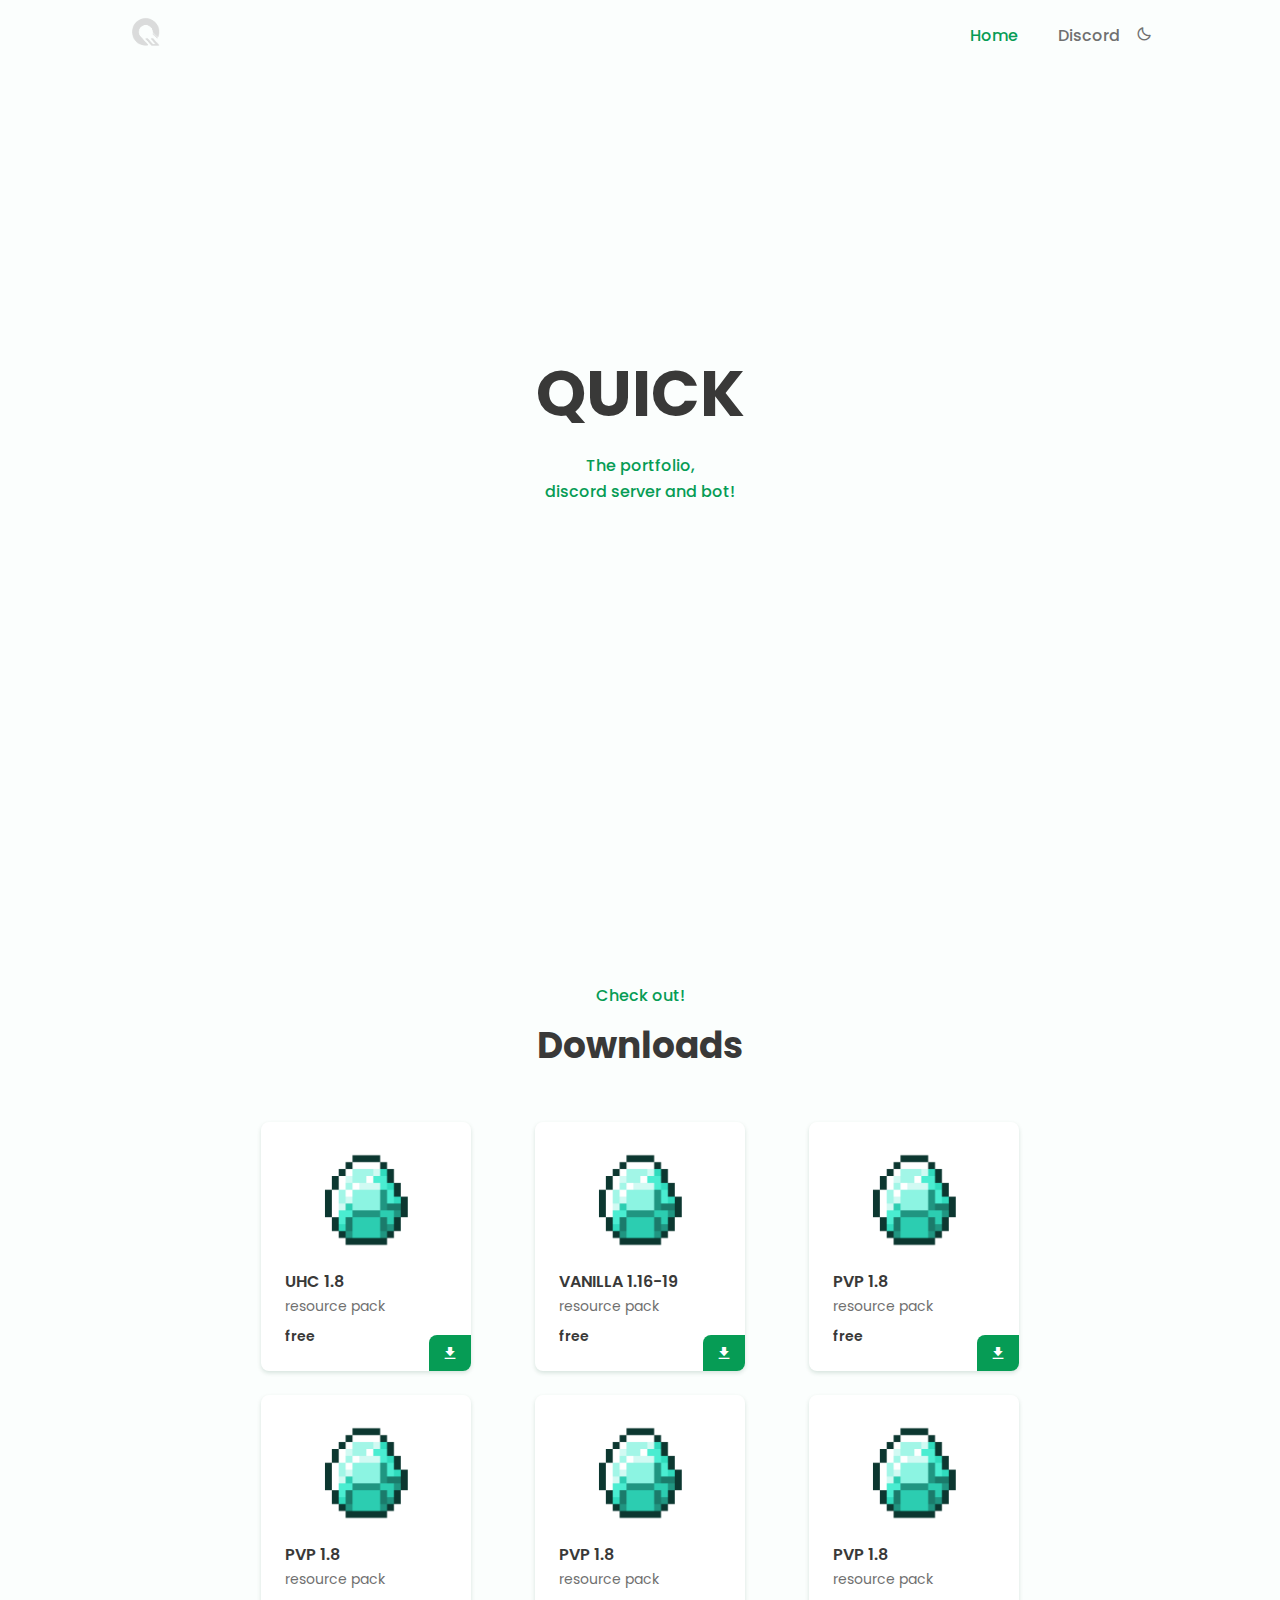
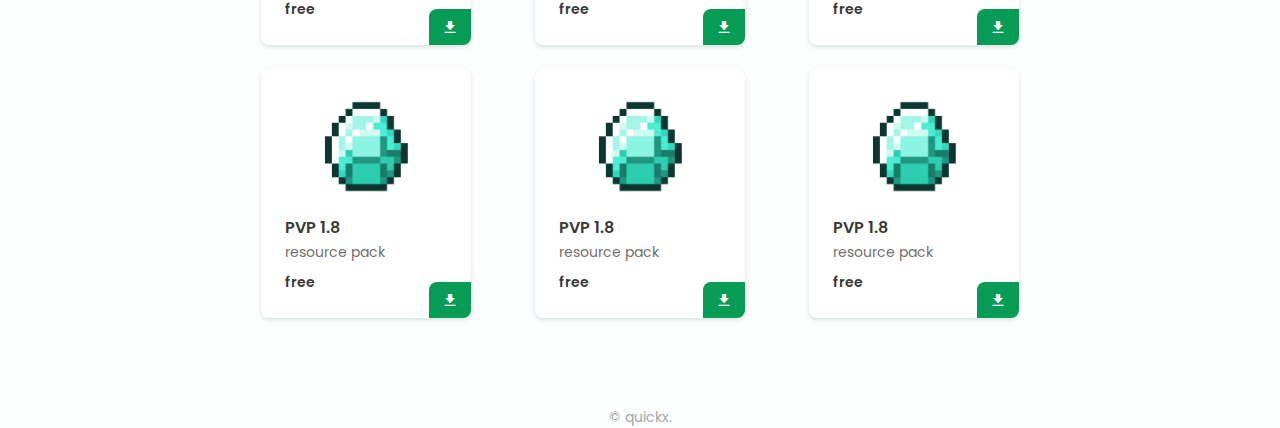
<file: index.html>
<!DOCTYPE html>
<html lang="en">
    <head>
        <meta charset="UTF-8">
        <meta name="viewport" content="width=device-width, initial-scale=1.0">
        <!--========== FAVICON ==========-->
        <link rel="icon" type="image/x-icon" href="assets/img/logo.png">

        <!--========== BOX ICONS ==========-->
        <link href='https://cdn.jsdelivr.net/npm/boxicons@2.0.5/css/boxicons.min.css' rel='stylesheet'>

        <!--========== CSS ==========-->
        <link rel="stylesheet" href="assets/css/styles.css">


        <title>quick</title>
    </head>
    <body>

        <!--========== SCROLL TOP ==========-->
        <a href="#" class="scrolltop" id="scroll-top">
            <i class='bx bx-chevron-up scrolltop__icon'></i>
        </a>

        <!--========== HEADER ==========-->
        <header class="l-header" id="header">
            <nav class="nav bd-container">
                <a href="#" class="nav__logo"><img src="assets/img/logo.png" alt=""></a>

                <div class="nav__menu" id="nav-menu">
                    <ul class="nav__list">
                        <li class="nav__item"><a href="index.html" class="nav__link active-link">Home</a></li>
                        <li class="nav__item"><a href="discord.html" class="nav__link">Discord</a></li>

                        <li><i class='bx bx-moon change-theme' id="theme-button"></i></li>
                    </ul>
                </div>

                <div class="nav__toggle" id="nav-toggle">
                    <i class='bx bx-menu'></i>
                </div>
            </nav>
        </header>

        <main class="l-main">
            <!--========== HOME ==========-->
            <section  class="home" id="home" >
                <div  class="home__container bd-container bd-grid" >
                    <div class="home__data" style="text-align: center;">
                        <h1 class="home__title" >QUICK</h1>
                        <span class="section-subtitle">The portfolio, <br>discord server and bot!</span>
                        <!---<a href="#menu" class="button"><i class='bx bx-down-arrow-alt bx-tada bx-md'></i></a>-->
                    </div>
    
                    <!---<<img src="assets/img/home.png" alt="" class="home__img">
                    <!---<<img src="assets/img/chicken.png" alt="" class="home__img_b">-->
                    
                </div>
            </section>

            

            
            <section class="menu section bd-container" id="menu">
                <span class="section-subtitle">Check out!</span>
                <h2 class="section-title">Downloads</h2>

                <div class="menu__container bd-grid">
                    <div class="menu__content">
                        <img src="assets/img/diamond.png" alt="" class="menu__img">
                        <h3 class="menu__name">UHC 1.8</h3>
                        <span class="menu__detail">resource pack</span>
                        <span class="menu__preci">free</span>
                        <a href="https://www.mediafire.com/file/lka00872plr26u4/%2521_%25C2%25A7aQUICK_%25C2%25A7l%25C2%25A7f%255B256x%255D.zip/file" class="button menu__button"><i class='bx bxs-download'></i></a>
                    </div>

                    <div class="menu__content">
                        <img src="assets/img/diamond.png" alt="" class="menu__img">
                        <h3 class="menu__name">VANILLA 1.16-19</h3>
                        <span class="menu__detail">resource pack</span>
                        <span class="menu__preci">free</span>
                        <a href="https://www.mediafire.com/file/ceegj47ji8mm3yk/quickx_vanilla_dark_%25281.16_-_1.18%2529_neon_ores.zip/file" class="button menu__button"><i class='bx bxs-download'></i></a>
                    </div>
                    
                    <div class="menu__content">
                        <img src="assets/img/diamond.png" alt="" class="menu__img">
                        <h3 class="menu__name">PVP 1.8</h3>
                        <span class="menu__detail">resource pack</span>
                        <span class="menu__preci">free</span>
                        <a href="#" class="button menu__button"><i class='bx bxs-download'></i></a>
                    </div>

                    <div class="menu__content">
                        <img src="assets/img/diamond.png" alt="" class="menu__img">
                        <h3 class="menu__name">PVP 1.8</h3>
                        <span class="menu__detail">resource pack</span>
                        <span class="menu__preci">free</span>
                        <a href="#" class="button menu__button"><i class='bx bxs-download'></i></a>
                    </div>

                    <div class="menu__content">
                        <img src="assets/img/diamond.png" alt="" class="menu__img">
                        <h3 class="menu__name">PVP 1.8</h3>
                        <span class="menu__detail">resource pack</span>
                        <span class="menu__preci">free</span>
                        <a href="#" class="button menu__button"><i class='bx bxs-download'></i></a>
                    </div>

                    <div class="menu__content">
                        <img src="assets/img/diamond.png" alt="" class="menu__img">
                        <h3 class="menu__name">PVP 1.8</h3>
                        <span class="menu__detail">resource pack</span>
                        <span class="menu__preci">free</span>
                        <a href="#" class="button menu__button"><i class='bx bxs-download'></i></a>
                    </div>

                    <div class="menu__content">
                        <img src="assets/img/diamond.png" alt="" class="menu__img">
                        <h3 class="menu__name">PVP 1.8</h3>
                        <span class="menu__detail">resource pack</span>
                        <span class="menu__preci">free</span>
                        <a href="#" class="button menu__button"><i class='bx bxs-download'></i></a>
                    </div>

                    <div class="menu__content">
                        <img src="assets/img/diamond.png" alt="" class="menu__img">
                        <h3 class="menu__name">PVP 1.8</h3>
                        <span class="menu__detail">resource pack</span>
                        <span class="menu__preci">free</span>
                        <a href="#" class="button menu__button"><i class='bx bxs-download'></i></a>
                    </div>

                    <div class="menu__content">
                        <img src="assets/img/diamond.png" alt="" class="menu__img">
                        <h3 class="menu__name">PVP 1.8</h3>
                        <span class="menu__detail">resource pack</span>
                        <span class="menu__preci">free</span>
                        <a href="#" class="button menu__button"><i class='bx bxs-download'></i></a>
                    </div>
                </div>
            </section>

            <!--
            <img src="assets/img/allay.gif" alt="" class="home__img_c">






             
           
            <section class="contact section bd-container" id="contact">
                <div class="contact__container bd-grid">
                    <div class="contact__data">
                        <span class="section-subtitle contact__initial">Wanna talk?</span>
                        <h2 class="section-title contact__initial">Discord</h2>
                        <p class="contact__description">If you want to get in touch.</p>
                    </div>

                    <div class="contact__button">
                        <a class="button" href="https://discord.gg/psJZqtkdCZ"><i class='bx bxl-discord  bx-md' style='color:#ffffff'></i></a>
                    </div>
                </div>
            </section>
        </main>
    -->
        <!--========== FOOTER ==========-->
            <p class="footer__copy">&#169; quickx.</p>

        <!--========== MAIN JS ==========-->
        <script src="assets/js/main.js"></script>
    </body>
</html>
</file>
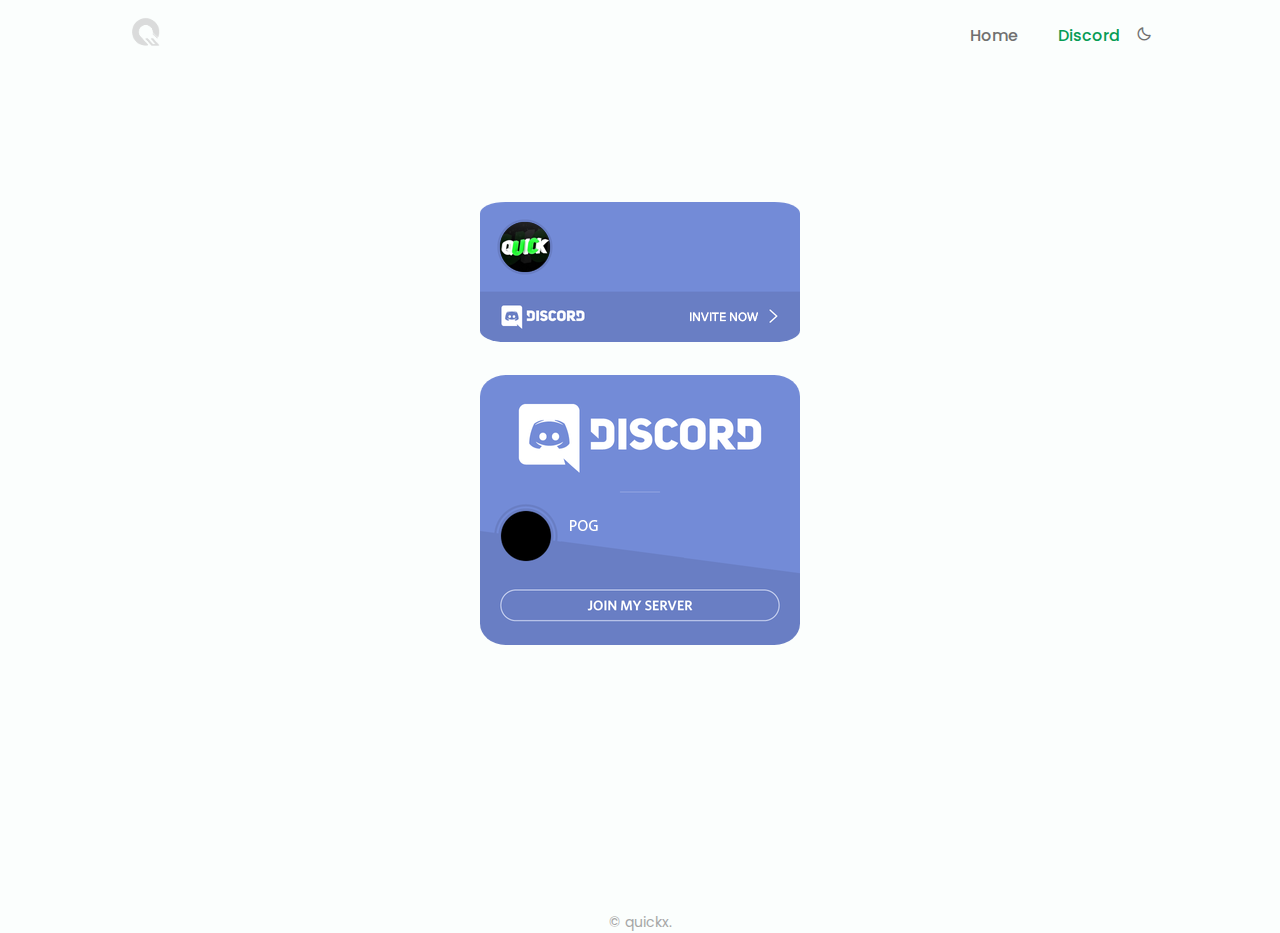
<file: discord.html>
<!DOCTYPE html>
<html lang="en">
    <head>
        <meta charset="UTF-8">
        <meta name="viewport" content="width=device-width, initial-scale=1.0">
        <!--========== FAVICON ==========-->
        <link rel="icon" type="image/x-icon" href="assets/img/logo.png">

        <!--========== BOX ICONS ==========-->
        <link href='https://cdn.jsdelivr.net/npm/boxicons@2.0.5/css/boxicons.min.css' rel='stylesheet'>

        <!--========== CSS ==========-->
        <link rel="stylesheet" href="assets/css/styles.css">


        <title>quick</title>
    </head>
    <body>

        <!--========== SCROLL TOP ==========-->
        <a href="#" class="scrolltop" id="scroll-top">
            <i class='bx bx-chevron-up scrolltop__icon'></i>
        </a>

        <!--========== HEADER ==========-->
        <header class="l-header" id="header">
            <nav class="nav bd-container">
                <a href="#" class="nav__logo"><img src="assets/img/logo.png" alt=""></a>

                <div class="nav__menu" id="nav-menu">
                    <ul class="nav__list">
                        <li class="nav__item"><a href="index.html" class="nav__link">Home</a></li>
                        <li class="nav__item"><a href="discord.html" class="nav__link active-link">Discord</a></li>

                        <li><i class='bx bx-moon change-theme' id="theme-button"></i></li>
                    </ul>
                </div>

                <div class="nav__toggle" id="nav-toggle">
                    <i class='bx bx-menu'></i>
                </div>
            </nav>
        </header>

        <main class="l-main">
            <!--========== HOME ==========-->
            <section class="home" id="home">
                <div class="home__container bd-container bd-grid">
                    <div class="home__data">

                        <a  href="https://discord.com/api/oauth2/authorize?client_id=888076220078649384&permissions=8&scope=bot"><img class="widget" src="assets/img/widget bot.png"  alt="Discord Banner 3"/></a>
                        <br><br>
                        <a  href="https://discord.gg/psJZqtkdCZ"><img class="widget" src="assets/img/widget server.png" alt="Discord Banner 4"/></a>
                        
                </div>
    
                    <!---<img src="assets/img/home.png" alt="" class="home__img">
                    <img src="assets/img/chicken.png" alt="" class="home__img_b">-->
                    
                </div>
            </section>

            
<!---
            
            <section class="menu section bd-container" id="menu">
                <span class="section-subtitle">Check out!</span>
                <h2 class="section-title">Downloads</h2>

                <div class="menu__container bd-grid">
                    <div class="menu__content">
                        <img src="assets/img/diamond.png" alt="" class="menu__img">
                        <h3 class="menu__name">UHC 1.8</h3>
                        <span class="menu__detail">resource pack</span>
                        <span class="menu__preci">free</span>
                        <a href="https://www.mediafire.com/file/lka00872plr26u4/%2521_%25C2%25A7aQUICK_%25C2%25A7l%25C2%25A7f%255B256x%255D.zip/file" class="button menu__button"><i class='bx bxs-download'></i></a>
                    </div>

                    <div class="menu__content">
                        <img src="assets/img/diamond.png" alt="" class="menu__img">
                        <h3 class="menu__name">VANILLA 1.16-19</h3>
                        <span class="menu__detail">resource pack</span>
                        <span class="menu__preci">free</span>
                        <a href="https://www.mediafire.com/file/ceegj47ji8mm3yk/quickx_vanilla_dark_%25281.16_-_1.18%2529_neon_ores.zip/file" class="button menu__button"><i class='bx bxs-download'></i></a>
                    </div>
                    
                    <div class="menu__content">
                        <img src="assets/img/diamond.png" alt="" class="menu__img">
                        <h3 class="menu__name">PVP 1.8</h3>
                        <span class="menu__detail">resource pack</span>
                        <span class="menu__preci">free</span>
                        <a href="#" class="button menu__button"><i class='bx bxs-download'></i></a>
                    </div>

                    <div class="menu__content">
                        <img src="assets/img/diamond.png" alt="" class="menu__img">
                        <h3 class="menu__name">PVP 1.8</h3>
                        <span class="menu__detail">resource pack</span>
                        <span class="menu__preci">free</span>
                        <a href="#" class="button menu__button"><i class='bx bxs-download'></i></a>
                    </div>

                    <div class="menu__content">
                        <img src="assets/img/diamond.png" alt="" class="menu__img">
                        <h3 class="menu__name">PVP 1.8</h3>
                        <span class="menu__detail">resource pack</span>
                        <span class="menu__preci">free</span>
                        <a href="#" class="button menu__button"><i class='bx bxs-download'></i></a>
                    </div>

                    <div class="menu__content">
                        <img src="assets/img/diamond.png" alt="" class="menu__img">
                        <h3 class="menu__name">PVP 1.8</h3>
                        <span class="menu__detail">resource pack</span>
                        <span class="menu__preci">free</span>
                        <a href="#" class="button menu__button"><i class='bx bxs-download'></i></a>
                    </div>

                    <div class="menu__content">
                        <img src="assets/img/diamond.png" alt="" class="menu__img">
                        <h3 class="menu__name">PVP 1.8</h3>
                        <span class="menu__detail">resource pack</span>
                        <span class="menu__preci">free</span>
                        <a href="#" class="button menu__button"><i class='bx bxs-download'></i></a>
                    </div>

                    <div class="menu__content">
                        <img src="assets/img/diamond.png" alt="" class="menu__img">
                        <h3 class="menu__name">PVP 1.8</h3>
                        <span class="menu__detail">resource pack</span>
                        <span class="menu__preci">free</span>
                        <a href="#" class="button menu__button"><i class='bx bxs-download'></i></a>
                    </div>

                    <div class="menu__content">
                        <img src="assets/img/diamond.png" alt="" class="menu__img">
                        <h3 class="menu__name">PVP 1.8</h3>
                        <span class="menu__detail">resource pack</span>
                        <span class="menu__preci">free</span>
                        <a href="#" class="button menu__button"><i class='bx bxs-download'></i></a>
                    </div>
                </div>
            </section>

            <img src="assets/img/allay.gif" alt="" class="home__img_c">






            
           
            <section class="contact section bd-container" id="contact">
                <div class="contact__container bd-grid">
                    <div class="contact__data">
                        <span class="section-subtitle contact__initial">Wanna talk?</span>
                        <h2 class="section-title contact__initial">Discord</h2>
                        <p class="contact__description">If you want to get in touch.</p>
                    </div>

                    <div class="contact__button">
                        <a class="button" href="https://discord.gg/psJZqtkdCZ"><i class='bx bxl-discord  bx-md' style='color:#ffffff'></i></a>
                    </div>
                </div>
            </section>
        </main>
    -->
        <!--========== FOOTER ==========-->
            <p class="footer__copy">&#169; quickx.</p>

        <!--========== MAIN JS ==========-->
        <script src="assets/js/main.js"></script>
    </body>
</html>
</file>
<file: assets/css/styles.css>
/*===== GOOGLE FONTS =====*/
@import url("https://fonts.googleapis.com/css2?family=Poppins:wght@400;500;600&display=swap");

/*===== VARIABLES CSS =====*/
:root {
  --header-height: 3rem;

  /*========== Colors ==========*/
  --first-color: #069C55;
  --first-color-alt: #048655;
  --title-color: #393938;
  --text-color: #707070;
  --text-color-light: #A6A6A6;
  --body-color: #FBFEFD;
  --container-color: #FFFFFF;

  /*========== Font and typography ==========*/
  --body-font: 'Poppins', sans-serif;
  --biggest-font-size: 2.25rem;
  --h1-font-size: 1.5rem;
  --h2-font-size: 1.25rem;
  --h3-font-size: 1rem;
  --normal-font-size: .938rem;
  --small-font-size: .813rem;
  --smaller-font-size: .75rem;

  /*========== Font weight ==========*/
  --font-medium: 500;
  --font-semi-bold: 600;

  /*========== Margenes ==========*/
  --mb-1: .5rem;
  --mb-2: 1rem;
  --mb-3: 1.5rem;
  --mb-4: 2rem;
  --mb-5: 2.5rem;
  --mb-6: 3rem;

  /*========== z index ==========*/
  --z-tooltip: 10;
  --z-fixed: 100;
}


@media screen and (min-width: 768px){
  :root{
    --biggest-font-size: 4rem;
    --h1-font-size: 2.25rem;
    --h2-font-size: 1.5rem;
    --h3-font-size: 1.25rem;
    --normal-font-size: 1rem;
    --small-font-size: .875rem;
    --smaller-font-size: .813rem;
  }
}

/*========== BASE ==========*/
*,::before,::after{
  box-sizing: border-box;
}

html{
  scroll-behavior: smooth;
}

  /*========== Scrollbar ==========*/

::-webkit-scrollbar-track
{
	-webkit-box-shadow: inset 0 0 6px rgba(0,0,0,0.3);
	border-radius: 15px;
	background-color:  var(--first-color-alt);
}

::-webkit-scrollbar
{
	width: 12px;
	background-color: var(--first-color-alt);
}

::-webkit-scrollbar-thumb
{
	border-radius: 15px;
	-webkit-box-shadow: inset 0 0 6px rgba(0,0,0,.3);
	background-color: #fff;
}

/*========== Variables Dark theme ==========*/
body.dark-theme{
  --title-color: #F1F3F2;
  --text-color: #C7D1CC;
  --body-color: #1D2521;
  --container-color: #27302C;
}

/*========== Button Dark/Light ==========*/
.change-theme{
  position: absolute;
  right: 1rem;
  top: 1.8rem;
  color: var(--text-color);
  font-size: 1rem;
  cursor: pointer;
}

body{
  margin: var(--header-height) 0 0 0;
  font-family: var(--body-font);
  font-size: var(--normal-font-size);
  background-color: var(--body-color);
  color: var(--text-color);
  line-height: 1.6;
}

h1,h2,h3,p,ul{
  margin: 0;
}

ul{
  padding: 0;
  list-style: none;
}

a{
  text-decoration: none;
}

img{
  max-width: 100%;
  height: auto;
}

/*========== CLASS CSS ==========*/
.section{
  padding: 4rem 0 2rem;
}

.section-title, .section-subtitle{
  text-align: center;
}

.section-title{
  font-size: var(--h1-font-size);
  color: var(--title-color);
  margin-bottom: var(--mb-3);
}

.section-subtitle{
  display: block;
  color: var(--first-color);
  font-weight: var(--font-medium);
  margin-bottom: var(--mb-1);
}

/*========== LAYOUT ==========*/
.bd-container{
  max-width: 960px;
  width: calc(100% - 2rem);
  margin-left: var(--mb-2);
  margin-right: var(--mb-2);
}

.bd-grid{
  display: grid;
  gap: 1.5rem;
}

.l-header{
  width: 100%;
  position: fixed;
  top: 0;
  left: 0;
  z-index: var(--z-fixed);
  background-color: var(--body-color);
}

/*========== NAV ==========*/
.nav{
  max-width: 1024px;
  height: var(--header-height);
  display: flex;
  justify-content: space-between;
  align-items: center;
}

@media screen and (max-width: 768px){
  .nav__menu{
    position: fixed;
    top: -100%;
    left: 0;
    width: 100%;
    padding: 1.5rem 0 1rem;
    text-align: center;
    background-color: var(--body-color);
    transition: .4s;
    box-shadow: 0 4px 4px rgba(0,0,0,.1);
    border-radius: 0 0 1rem 1rem;
    z-index: var(--z-fixed);
  }
}

.nav__item{
  margin-bottom: var(--mb-2);
}

.nav__link, .nav__logo, .nav__toggle{
  width: 3.5%;
  color: var(--text-color);
  font-weight: var(--font-medium);
}

.nav__logo{
  filter: opacity(0.5) drop-shadow(0 0 0 var(--text-color));
}

.nav__logo:hover{
  filter: opacity(0.5) drop-shadow(0 0 0 var(--first-color));
}

.nav__link{
  transition: .3s;
}

.nav__link:hover{
  color: var(--first-color);
}

.nav__toggle{
  font-size: 1.3rem;
  cursor: pointer;
}

/* Show menu */
.show-menu{
  top: var(--header-height);
}

/* Active menu */
.active-link{
  color: var(--first-color);
}

/* Change background header */
.scroll-header{
  box-shadow: 0 2px 4px rgba(0,0,0,.1);
}

/* Scroll top */
.scrolltop{
  position: fixed;
  right: 1rem;
  bottom: -20%;
  display: flex;
  justify-content: center;
  align-items: center;
  padding: .3rem;
  background: rgba(6,156,84,.5);
  border-radius: .4rem;
  z-index: var(--z-tooltip);
  transition: .4s;
  visibility: hidden;
}

.scrolltop:hover{
  background-color: var(--first-color-alt);
}

.scrolltop__icon{
  font-size: 1.8rem;
  color: var(--body-color);
}

/* Show scrolltop */
.show-scroll{
  visibility: visible;
  bottom: 1.5rem;
}

/*========== HOME ==========*/
.home{
  text-align: center;
  justify-content: center;
}

.home__container{
  height: calc(100vh - var(--header-height));
  align-content: center;
  min-height: 95vh;
}

.home__title{
  font-size: var(--biggest-font-size);
  color: var(--title-color);
  margin-bottom: var(--mb-1);
}

.home__subtitle{
  font-size: var(--h1-font-size);
  color: var(--title-color);
  margin-bottom: var(--mb-4);
}

.home__img{
  width: 700px;
  justify-self: center;
}
.home__img_b{
  width: 200px;
  justify-self: right;
}

.home__img_c{
  width: 200px;
  margin-left:  25% ;
}


.widget{
  border-radius: 8%;
}

/*========== BUTTONS ==========*/
.button{
  display: inline-block;
  background-color: var(--first-color);
  color: #FFF;
  padding: .75rem 1rem;
  border-radius: .5rem;
  transition: .3s;
}

.button:hover{
  background-color: var(--first-color-alt);
}



/*========== ABOUT ==========*/
.about__data{
  text-align: center;
}

.about__description{
  margin-bottom: var(--mb-3);
}

.about__img{
  width: 280px;
  border-radius: .5rem;
  justify-self: center;
}


/*========== MENU ==========*/
.menu__container{
  grid-template-columns: repeat(2, 1fr);
  justify-content: center;
}

.menu__content{
  position: relative;
  display: flex;
  flex-direction: column;
  background-color: var(--container-color);
  border-radius: .5rem;
  box-shadow: 0 2px 4px rgba(3,74,40,.15);
  padding: .75rem;
}

.menu__img{
  width: 100px;
  align-self: center;
  margin-bottom: var(--mb-2);
}

.menu__name, .menu__preci{
  font-weight: var(--font-semi-bold);
  color: var(--title-color);
}

.menu__name{
  font-size: var(--normal-font-size);
}

.menu__detail, .menu__preci{
  font-size: var(--small-font-size);
}

.menu__detail{
  margin-bottom: var(--mb-1);
}

.menu__button{
  position: absolute;
  bottom: 0;
  right: 0;
  display: flex;
  padding: .625rem .813rem;
  border-radius: .5rem 0 .5rem 0;
}


/*========== CONTACT ==========*/
.contact__container{
  text-align: center;
}

.contact__description{
  margin-bottom: var(--mb-3);
}

/*========== FOOTER ==========*/

.footer__copy{
  text-align: center;
  font-size: var(--small-font-size);
  color: var(--text-color-light);
  margin-top: 3.5rem;
}

/*========== MEDIA QUERIES ==========*/
@media screen and (min-width: 576px){
  .home__container,
  .about__container,
  .app__container{
    grid-template-columns: repeat(1,1fr);
    align-items: center;
  }

  .about__data, .about__initial,
  .app__data, .app__initial,
  .contact__container, .contact__initial{
    text-align: initial;
  }

  .about__img, .app__img{
    width: 380px;
    order: -1;
  }

  .contact__container{
    grid-template-columns: 1.75fr 1fr;
    align-items: center;
  }
  .contact__button{
    justify-self: center;
  }
}

@media screen and (min-width: 768px){
  body{
    margin: 0;
  }

  .section{
    padding-top: 8rem;
  }

  .nav{
    height: calc(var(--header-height) + 1.5rem);
  }
  .nav__list{
    display: flex;
  }
  .nav__item{
    margin-left: var(--mb-5);
    margin-bottom: 0;
  }
  .nav__toggle{
    display: none;
  }

  .change-theme{
    position: initial;
    margin-left: var(--mb-2);
  }

  .home__container{
    height: 100vh;
    justify-items: center;
  }

  .services__container,
  .menu__container{
    margin-top: var(--mb-6);
  }

  .menu__container{
    grid-template-columns: repeat(3, 210px);
    column-gap: 4rem;
  }
  .menu__content{
    padding: 1.5rem;
  }
  .menu__img{
    width: 130px;
  }

  .app__store{
    margin: 0 var(--mb-1) 0 0;
  }
}

@media screen and (min-width: 960px){
  .bd-container{
    margin-left: auto;
    margin-right: auto;
  }

  .home__img{
    width: 330px;
  }

  .about__container,
  .app__container{
    column-gap: 7rem;
  }
}

/* For tall screens on mobiles y desktop*/
@media screen and (min-height: 721px) {
    .home__container {
        height: 640px;
    }
}
</file>
